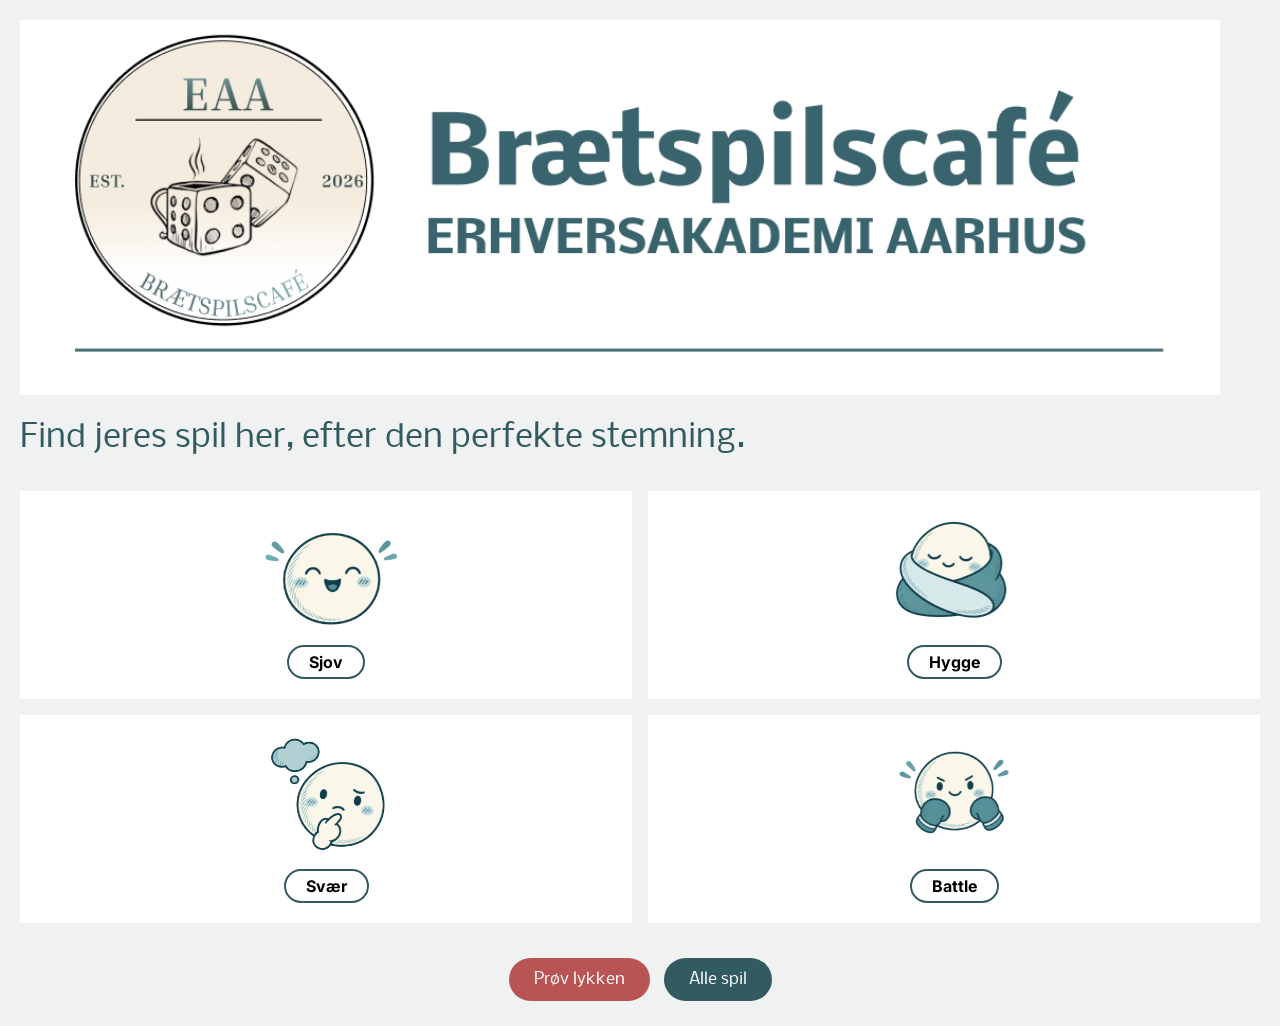
<file: html/index.html>
<!DOCTYPE html>
<html lang="da">

<head>
  <meta charset="UTF-8">
  <meta name="viewport" content="width=device-width, initial-scale=1.0">
  <title>Brætspilscafé</title>
  <link rel="stylesheet" href="../css/style.css">
</head>



<body>

  <div class="forside">

<div class="logo">
  <img src="../billeder/logo_2.png" alt="Brætspilscafé logo">




</div>

    <h1> Find jeres spil her, efter den perfekte stemning.</h1>


    <div class="stemninger">

      <div class="humor">
        <img src="../billeder/sjov.png" alt="Sjov">
        <p>Sjov</p>
      </div>

      <div class="humor">
        <img src="../billeder/hygge.png" alt="Hygge">
        <p>Hygge</p>
      </div>

      <div class="humor">
        <img src="../billeder/svaer.png" alt="Svær">
        <p>Svær</p>
      </div>

      <div class="humor">
        <img src="../billeder/battle.png" alt="Battle">
        <p>Battle</p>
      </div>

    </div>


    <div class="knapper">
      <a href="lykkehjul.html">Prøv lykken</a>
      <a href="alle-spil.html">Alle spil</a>
    </div>

  </div>

</body>
</html>
</file>
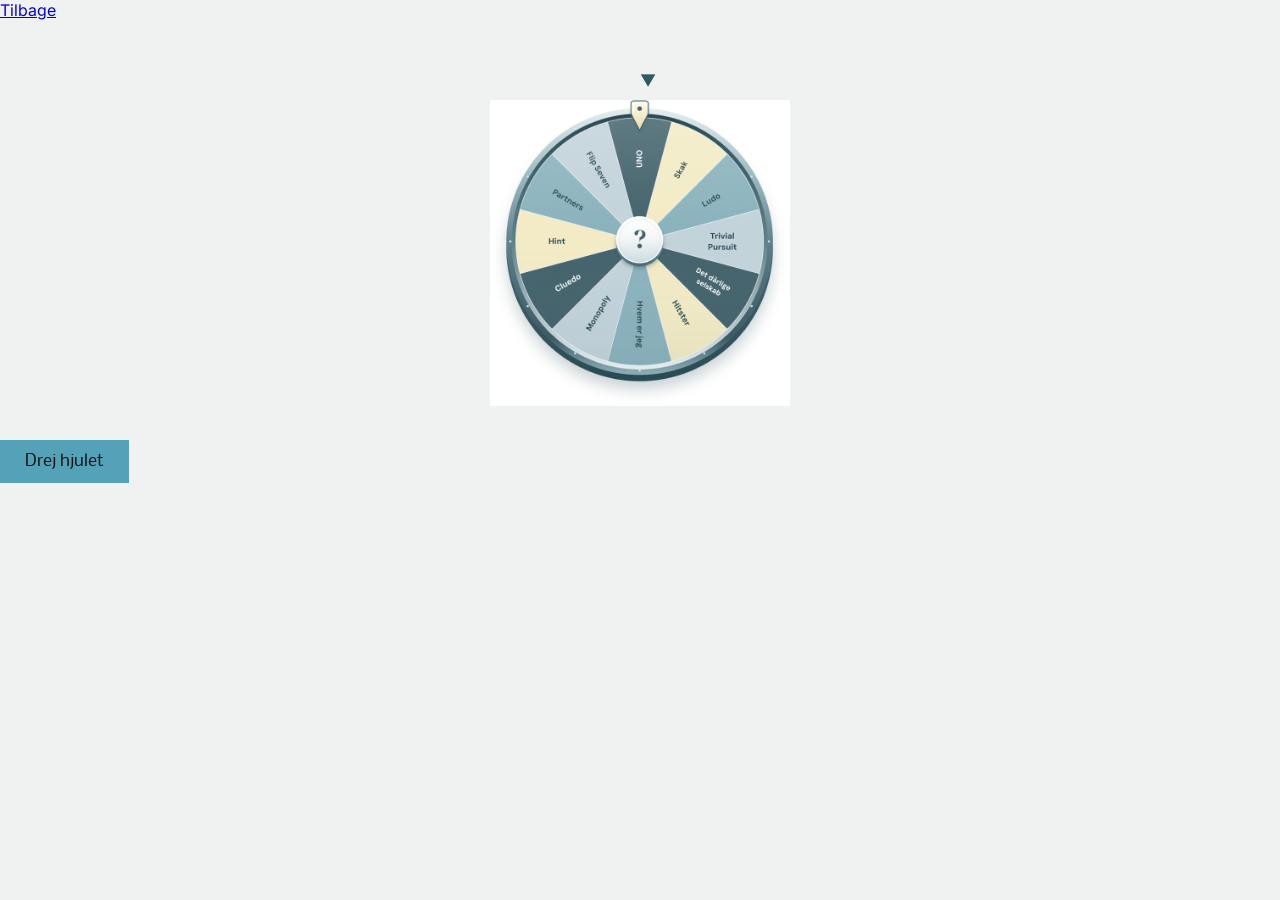
<file: html/lykkehjul.html>
<!DOCTYPE html>
<html lang="da">



<head>
  <meta charset="UTF-8">

  <title>Prøv lykken</title>
  <link rel="stylesheet" href="../css/style.css">
</head>





<body>

  <div class="lykke-side">

    <a href="index.html">Tilbage</a>

    <input type="checkbox" id="start-hjul">

        <div class="hjul-ramme">
            <div class="pil">▼</div>
            <img src="../billeder/lykkehjul.png" alt="Lykkehjul">
        </div>

    <label for="start-hjul" class="drej-knap">
      Drej hjulet
    </label>

  </div>

  
</body>
</html>
</file>
<file: css/style.css>
@import url('https://fonts.googleapis.com/css2?family=Inter:wght@400;600;700&family=Nobile:wght@400;700&display=swap');

/* Farverne */
:root {
  --teal: #3a646d;
  --blue: #bed4db;
  --accent: #80b4bf;
  --paper: #f3f4f7;
  --muted: #44636c;
  --ink: #1e1e1e;
  --green: #A7BFBB;
}

* {
  box-sizing: border-box;
}

body {
  margin: 0;
  background-color: #f0f2f2;
  font-family: 'Inter', sans-serif;
  color: #315a61;
}

.forside {
  padding: 20px;
}

h1 {
  font-family: 'Nobile', sans-serif;
  font-size: 32px;
  font-weight: 400;
  margin-bottom: 35px;
  
}

h2 {
  font-family: 'Nobile', sans-serif;
  font-size: 21px;
}

.stemninger {
  display: grid;
  grid-template-columns: 1fr 1fr;
  gap: 16px;
}

.humor {
  background-color: white;
  text-align: center;
  padding: 20px;
}

.humor img {
  height: 120px;
  max-width: 100%;
  object-fit: contain;
}

.humor p {
  color: black;
  font-weight: bold;
  border: 2px solid #315a61;
  border-radius: 25px;
  padding: 5px 20px;
  width: fit-content;
  margin: 10px auto 0;
}

.knapper {
  text-align: center;
  margin-top: 30px;
}

.knapper a {
  display: inline-block;
  background-color: #315a61;
  color: white;
  padding: 12px 25px;
  margin: 5px;
  border-radius: 25px;
  text-decoration: none;
  font-weight: bold;
  font:100% 'Nobile', sans-serif;
}

.knapper a:first-child {
  background-color: #b85454;
}

.knapper a:last-child {
  background-color: #315a61;
}


.logo img {
  width: 1200px;
}


.underside {
  max-width: 900px;
  margin: 30px auto;
  padding: 20px;
}


#resultater {
  margin-top: 30px;
}


.spilkort {
  display: flex;
  align-items: center;
  gap: 15px;
  background-color: #A7BFBB;
  padding: 10px;
  margin-bottom: 20px;
  color: #000000;
}

.spilkort h3 {
  font-family: 'Nobile', sans-serif;
  font-size: 18px;
  font-weight: 700;
  color: #000000;
  margin: 0;
}

.spilkort p {
  font-family: 'Inter', sans-serif;
  font-size: 14px;
  font-weight: 400;
  color: #000000;
}


.filter-boks {
  background-color: #bed4db;
 border-radius: 0;
  padding: 25px;
  margin-bottom: 30px;
  max-width: 600px;
}

 
input[type="range"] { accent-color: #3b5a60;
   width: 100%;
    max-width: 300px; }

  select {
  padding: 0.5rem 0.8rem;
  border: 2px solid #3b5a60;
  border-radius: 8px;
  font: inherit;
  background: #f8f8ea;
  }

      


.soege-boks {
  text-align: center;
  margin-top: 40px;
}

.search-container {
  max-width: 450px;
  margin: auto;
  padding: 10px;
  background-color: #e9e9e9;
}

.search-container input[type=text] {
  float: left;
  width: 84%;
  height: 50px;
  padding: 10px;
  font-size: 18px;
  border: none;
  background-color: white;
}

.search-container button {
  float: left;
  width: 16%;
  height: 50px;
  padding: 10px;
  font-size: 18px;
  border: none;
  background-color: #d9d9d9;
  color: black;
  cursor: pointer;
}

.search-container::after {
  content: "";
  clear: both;
  display: table;
}



      .hjul-ramme {
     width: 300px;
     position: relative;
      margin: 80px auto 30px;}

      .hjul-ramme img {
        width: 100%;
                }

.pil {
  position: absolute;
  top: -30px;
  left: 50%;
  z-index: 1;
}

#start-hjul {
  position: absolute;
  opacity: 0;
}

        #start-hjul:checked ~ .hjul-ramme img {
        animation: drej 4s ease-out forwards;}

              @keyframes drej {
              from {
               transform: rotate(0deg); }

                to {
                transform: rotate(1980deg); }
                }

      .drej-knap {
  display: inline-block;
  background-color: #54a2b8;
  color: rgb(17, 16, 16);
  padding: 12px 25px;
  cursor: pointer;
  font-family: 'Nobile', sans-serif;}
</file>
